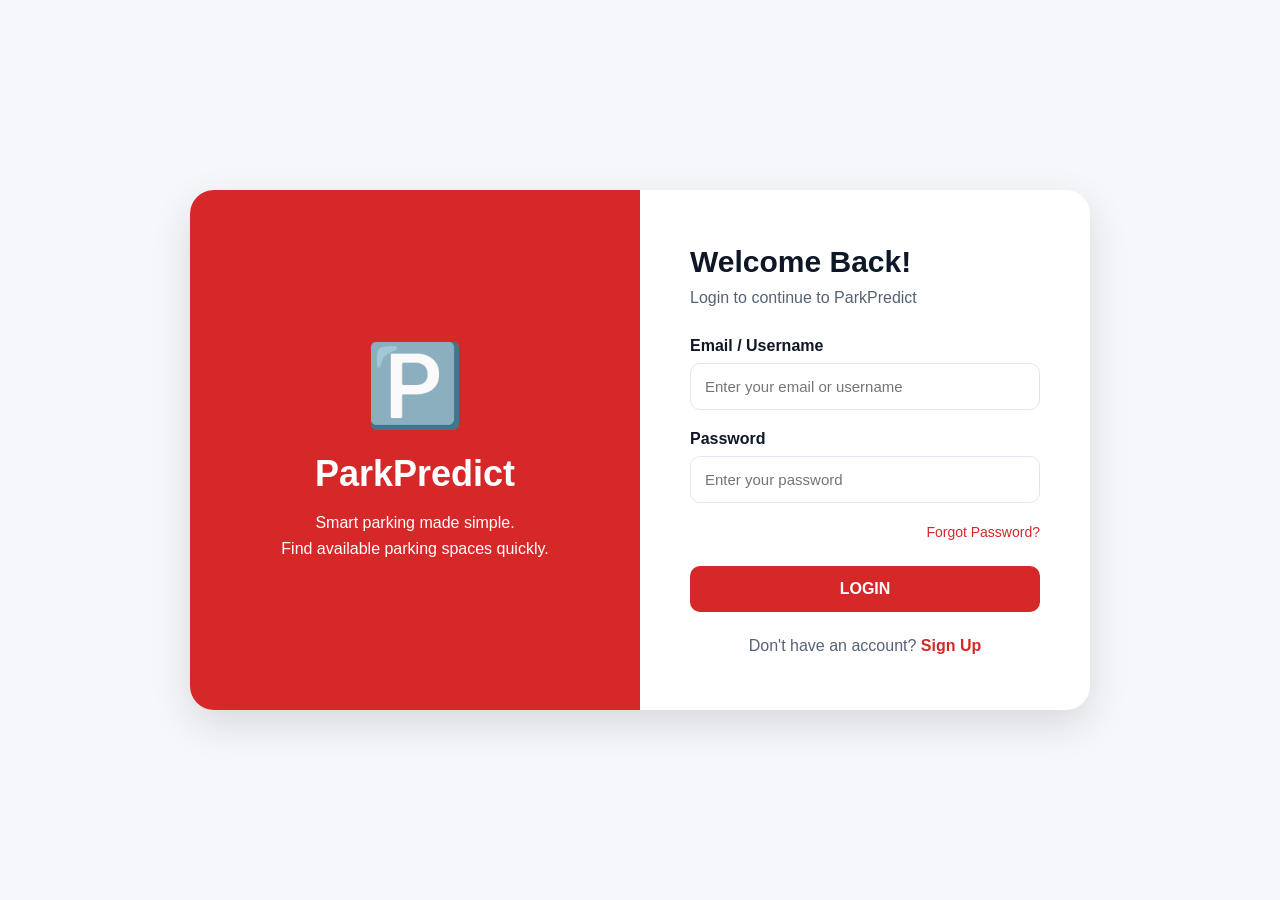
<file: login.html>
<!DOCTYPE html>
<html lang="en">
<head>
    <meta charset="UTF-8">
    <meta name="viewport" content="width=device-width, initial-scale=1.0">
    <title>ParkPredict - Login</title>

    <style>
        * {
            box-sizing: border-box;
            margin: 0;
            padding: 0;
        }

        body {
            font-family: Arial, sans-serif;
            min-height: 100vh;
            display: flex;
            justify-content: center;
            align-items: center;
            background: #f5f7fb;
        }

        .login-container {
            width: 900px;
            max-width: 90%;
            min-height: 520px;
            display: flex;
            background: white;
            border-radius: 24px;
            overflow: hidden;
            box-shadow: 0 15px 40px rgba(0, 0, 0, 0.12);
        }

        .login-left {
            width: 50%;
            background: #d62828;
            color: white;
            display: flex;
            flex-direction: column;
            justify-content: center;
            align-items: center;
            padding: 40px;
            text-align: center;
        }

        .parking-icon {
            font-size: 80px;
            margin-bottom: 20px;
        }

        .login-left h1 {
            font-size: 36px;
            margin-bottom: 15px;
        }

        .login-left p {
            font-size: 16px;
            line-height: 1.6;
        }

        .login-right {
            width: 50%;
            padding: 55px 50px;
            display: flex;
            flex-direction: column;
            justify-content: center;
        }

        .login-right h2 {
            font-size: 30px;
            color: #0e1726;
            margin-bottom: 10px;
        }

        .subtitle {
            color: #556275;
            margin-bottom: 30px;
        }

        .input-group {
            margin-bottom: 20px;
        }

        .input-group label {
            display: block;
            margin-bottom: 8px;
            color: #0e1726;
            font-weight: bold;
        }

        .input-group input {
            width: 100%;
            padding: 14px;
            border: 1px solid #e2e7f0;
            border-radius: 10px;
            font-size: 15px;
            outline: none;
        }

        .input-group input:focus {
            border-color: #d62828;
        }

        .forgot {
            text-align: right;
            margin-bottom: 25px;
        }

        .forgot a {
            color: #d62828;
            text-decoration: none;
            font-size: 14px;
        }

        .login-btn {
            width: 100%;
            padding: 14px;
            border: none;
            border-radius: 10px;
            background: #d62828;
            color: white;
            font-size: 16px;
            font-weight: bold;
            cursor: pointer;
        }

        .login-btn:hover {
            background: #a61b1b;
        }

        .signup {
            text-align: center;
            margin-top: 25px;
            color: #556275;
        }

        .signup a {
            color: #d62828;
            font-weight: bold;
            text-decoration: none;
        }

        @media (max-width: 700px) {
            .login-container {
                flex-direction: column;
            }

            .login-left,
            .login-right {
                width: 100%;
            }

            .login-left {
                min-height: 230px;
            }
        }
    </style>
</head>

<body>

    <div class="login-container">

        <div class="login-left">
            <div class="parking-icon">🅿️</div>
            <h1>ParkPredict</h1>
            <p>
                Smart parking made simple.<br>
                Find available parking spaces quickly.
            </p>
        </div>

        <div class="login-right">

            <h2>Welcome Back!</h2>
            <p class="subtitle">Login to continue to ParkPredict</p>

            <form onsubmit="demoLogin(event)">

                <div class="input-group">
                    <label>Email / Username</label>
                    <input type="text" placeholder="Enter your email or username" required>
                </div>

                <div class="input-group">
                    <label>Password</label>
                    <input type="password" placeholder="Enter your password" required>
                </div>

                <div class="forgot">
                    <a href="#">Forgot Password?</a>
                </div>

                <button class="login-btn" type="submit">
                    LOGIN
                </button>

            </form>

            <p class="signup">
                Don't have an account?
                <a href="#">Sign Up</a>
            </p>

        </div>

    </div>

    <script>
        function demoLogin(event) {
            event.preventDefault();

            // Demo login only
            window.location.href = "/home";
        }
    </script>

</body>
</html>
</file>
